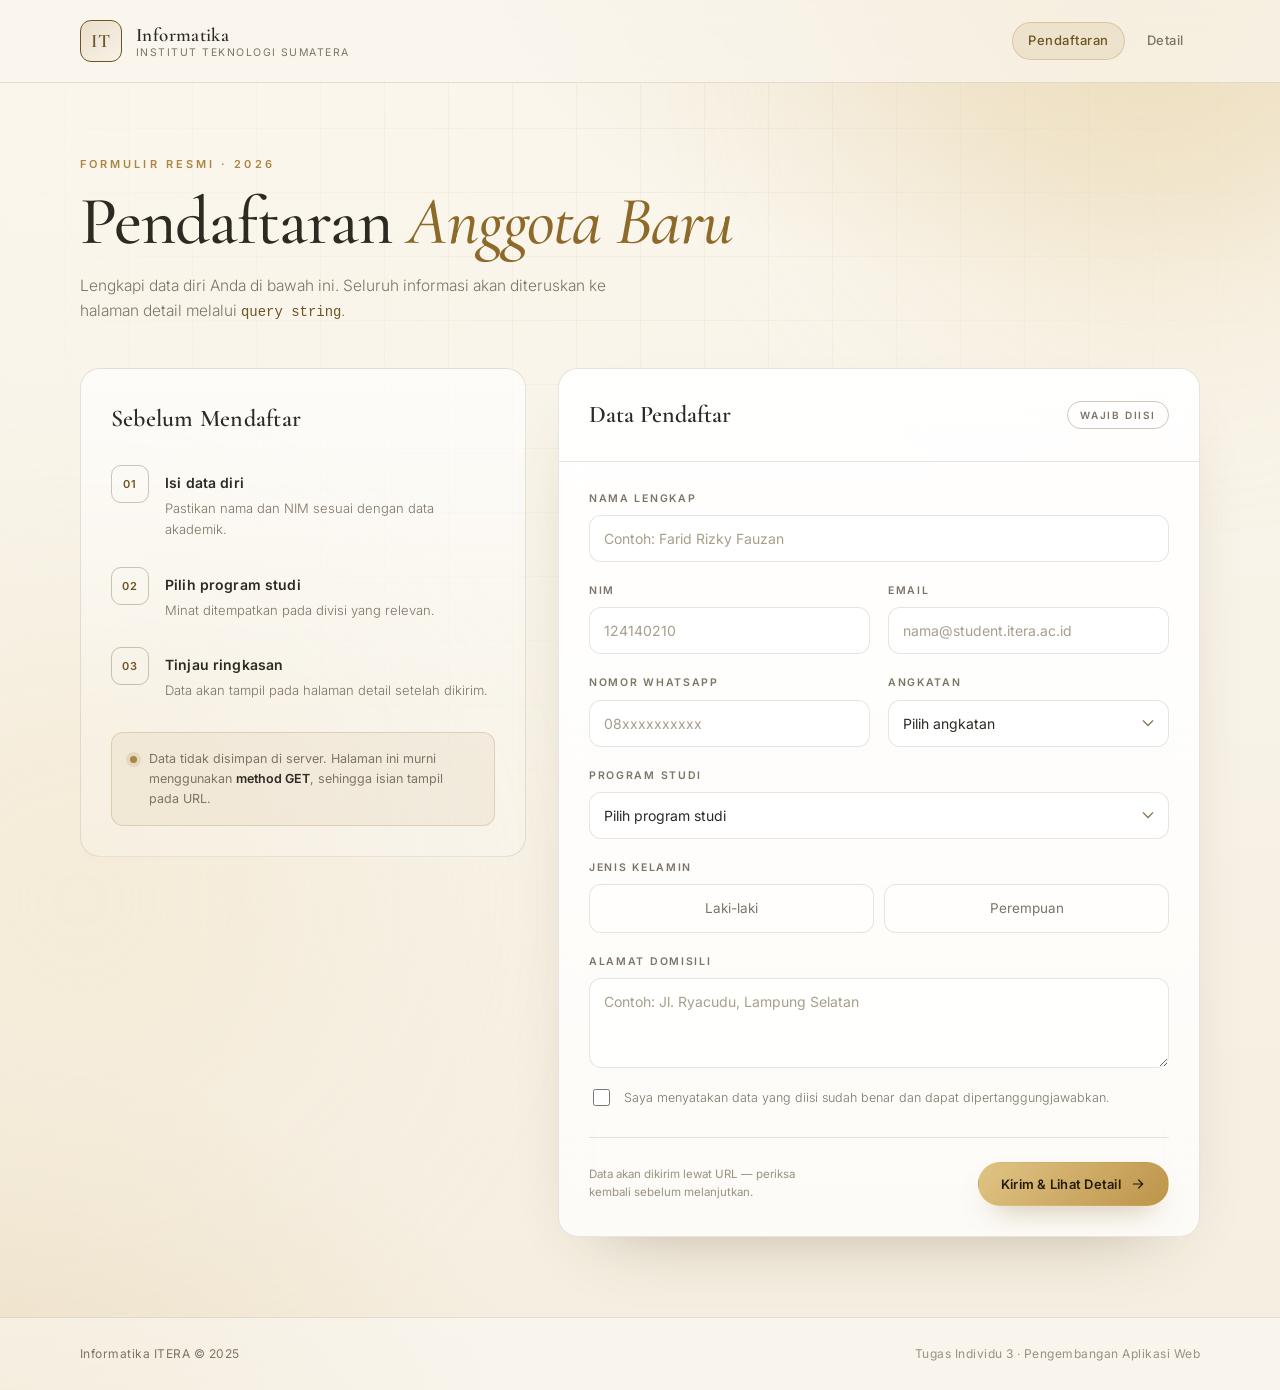
<file: task_3/index.html>
<!DOCTYPE html>
<html lang="id">
<head>
  <meta charset="UTF-8">
  <meta name="viewport" content="width=device-width, initial-scale=1.0">
  <meta name="description" content="Formulir pendaftaran anggota baru Program Studi Teknik Informatika ITERA.">
  <title>Pendaftaran Anggota — Informatika ITERA</title>
  <link rel="preconnect" href="https://fonts.googleapis.com">
  <link rel="preconnect" href="https://fonts.gstatic.com" crossorigin>
  <link href="https://fonts.googleapis.com/css2?family=Cormorant+Garamond:ital,wght@0,500;0,600;1,500&family=Inter:wght@300;400;500;600&display=swap" rel="stylesheet">
  <link rel="stylesheet" href="assets/style.css">
</head>
<body>
  <div class="glow glow--one" aria-hidden="true"></div>
  <div class="glow glow--two" aria-hidden="true"></div>

  <header class="site-header">
    <div class="container header-inner">
      <a class="brand" href="index.html">
        <span class="brand__mark">IT</span>
        <span class="brand__text">
          <strong>Informatika</strong>
          <small>Institut Teknologi Sumatera</small>
        </span>
      </a>
      <nav class="nav" aria-label="Navigasi utama">
        <a class="nav__link is-active" href="index.html">Pendaftaran</a>
        <a class="nav__link" href="detail.html">Detail</a>
      </nav>
    </div>
  </header>

  <main class="container">
    <section class="hero">
      <p class="eyebrow">Formulir Resmi &middot; 2026</p>
      <h1 class="display">Pendaftaran <em>Anggota Baru</em></h1>
      <p class="lede">
        Lengkapi data diri Anda di bawah ini. Seluruh informasi akan
        diteruskan ke halaman detail melalui <span class="mono">query string</span>.
      </p>
    </section>

    <div class="layout">
      <aside class="info-panel" aria-label="Informasi pendaftaran">
        <h2 class="info-panel__title">Sebelum Mendaftar</h2>
        <ol class="steps">
          <li class="step">
            <span class="step__num">01</span>
            <div>
              <h3>Isi data diri</h3>
              <p>Pastikan nama dan NIM sesuai dengan data akademik.</p>
            </div>
          </li>
          <li class="step">
            <span class="step__num">02</span>
            <div>
              <h3>Pilih program studi</h3>
              <p>Minat ditempatkan pada divisi yang relevan.</p>
            </div>
          </li>
          <li class="step">
            <span class="step__num">03</span>
            <div>
              <h3>Tinjau ringkasan</h3>
              <p>Data akan tampil pada halaman detail setelah dikirim.</p>
            </div>
          </li>
        </ol>
        <div class="note">
          <span class="note__dot" aria-hidden="true"></span>
          <p>Data tidak disimpan di server. Halaman ini murni menggunakan
          <strong>method GET</strong>, sehingga isian tampil pada URL.</p>
        </div>
      </aside>

      <section class="card" aria-labelledby="form-title">
        <div class="card__head">
          <h2 id="form-title">Data Pendaftar</h2>
          <span class="badge">Wajib diisi</span>
        </div>

        <form class="form" action="detail.html" method="get">
          <div class="form-grid">
            <div class="field field--full">
              <label for="nama">Nama Lengkap</label>
              <input type="text" id="nama" name="nama" placeholder="Contoh: Farid Rizky Fauzan" required minlength="3">
            </div>

            <div class="field">
              <label for="nim">NIM</label>
              <input type="text" id="nim" name="nim" placeholder="124140210" required
                     inputmode="numeric" pattern="[0-9]{9}" title="9 digit angka">
            </div>

            <div class="field">
              <label for="email">Email</label>
              <input type="email" id="email" name="email" placeholder="nama@student.itera.ac.id" required>
            </div>

            <div class="field">
              <label for="telepon">Nomor WhatsApp</label>
              <input type="tel" id="telepon" name="telepon" placeholder="08xxxxxxxxxx" required
                     pattern="[0-9+\s-]{10,15}" title="10–15 digit angka">
            </div>

            <div class="field">
              <label for="angkatan">Angkatan</label>
              <select id="angkatan" name="angkatan" required>
                <option value="" disabled selected>Pilih angkatan</option>
                <option value="2022">2022</option>
                <option value="2023">2023</option>
                <option value="2024">2024</option>
                <option value="2025">2025</option>
                <option value="2026">2026</option>
              </select>
            </div>

            <div class="field field--full">
              <label for="prodi">Program Studi</label>
              <select id="prodi" name="prodi" required>
                <option value="" disabled selected>Pilih program studi</option>
                <option value="Teknik Informatika">Teknik Informatika</option>
                <option value="Sistem Informasi">Sistem Informasi</option>
                <option value="Teknik Elektro">Teknik Elektro</option>
                <option value="Teknik Biomedis">Teknik Biomedis</option>
              </select>
            </div>

            <fieldset class="field field--full">
              <legend>Jenis Kelamin</legend>
              <div class="segmented">
                <label class="segmented__item">
                  <input type="radio" name="gender" value="Laki-laki" required>
                  <span>Laki-laki</span>
                </label>
                <label class="segmented__item">
                  <input type="radio" name="gender" value="Perempuan">
                  <span>Perempuan</span>
                </label>
              </div>
            </fieldset>

            <div class="field field--full">
              <label for="alamat">Alamat Domisili</label>
              <textarea id="alamat" name="alamat" rows="3"
                        placeholder="Contoh: Jl. Ryacudu, Lampung Selatan" required></textarea>
            </div>

            <div class="field field--full">
              <label class="check">
                <input type="checkbox" id="syarat" name="syarat" value="setuju" required>
                <span>Saya menyatakan data yang diisi sudah benar dan dapat dipertanggungjawabkan.</span>
              </label>
            </div>
          </div>

          <div class="form-actions">
            <p class="form-hint">Data akan dikirim lewat URL &mdash; periksa kembali sebelum melanjutkan.</p>
            <button class="btn btn--primary" type="submit">
              Kirim &amp; Lihat Detail
              <svg viewBox="0 0 24 24" aria-hidden="true"><path d="M5 12h14M13 6l6 6-6 6"/></svg>
            </button>
          </div>
        </form>
      </section>
    </div>
  </main>

  <footer class="site-footer">
    <div class="container footer-inner">
      <p>Informatika ITERA &copy; 2025</p>
      <p class="footer-meta">Tugas Individu 3 &middot; Pengembangan Aplikasi Web</p>
    </div>
  </footer>
</body>
</html>
</file>
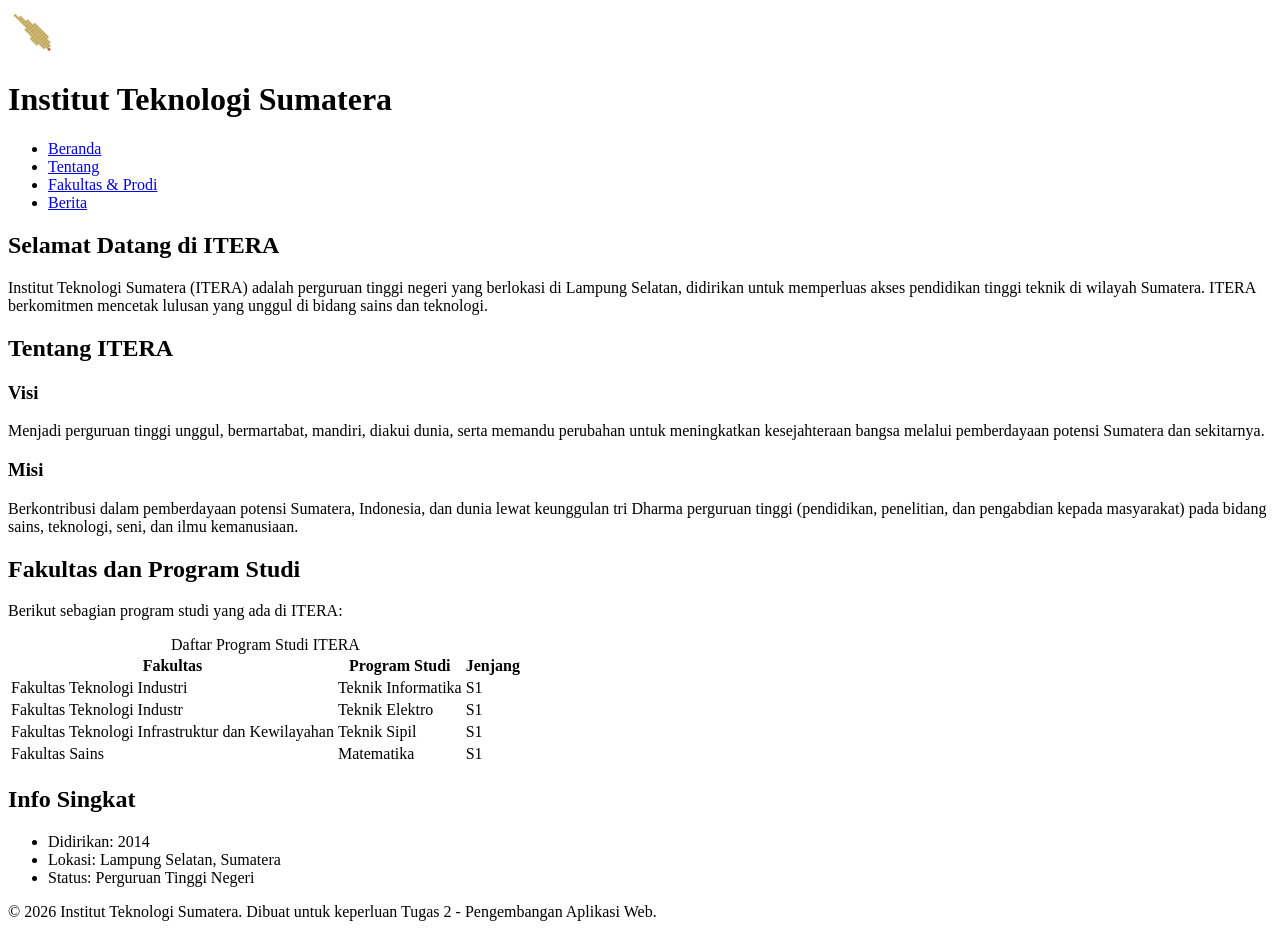
<file: tugas2/index.html>
<!DOCTYPE html>
<html lang="id">
<head>
  <meta charset="UTF-8">
  <meta name="viewport" content="width=device-width, initial-scale=1.0">
  <title>ITERA - Institut Teknologi Sumatera</title>
</head>
<body>

  <header>
    <div>
      <img src="images/logo.png" alt="Logo Institut Teknologi Sumatera" width="48" height="48">
      <h1>Institut Teknologi Sumatera</h1>
    </div>

    <nav>
      <ul>
        <li><a href="index.html">Beranda</a></li>
        <li><a href="index.html#tentang">Tentang</a></li>
        <li><a href="index.html#fakultas">Fakultas &amp; Prodi</a></li>
        <li><a href="berita.html">Berita</a></li>
      </ul>
    </nav>
  </header>

  <main>

    <section id="hero">
      <h2>Selamat Datang di ITERA</h2>
      <p>
        Institut Teknologi Sumatera (ITERA) adalah perguruan tinggi negeri yang berlokasi
        di Lampung Selatan, didirikan untuk memperluas akses pendidikan tinggi teknik
        di wilayah Sumatera. ITERA berkomitmen mencetak lulusan yang unggul di bidang
        sains dan teknologi.
      </p>
    </section>

    <section id="tentang">
      <h2>Tentang ITERA</h2>

      <article>
        <h3>Visi</h3>
        <p>
          Menjadi perguruan tinggi unggul, bermartabat, mandiri, diakui dunia, serta memandu perubahan untuk meningkatkan kesejahteraan bangsa melalui pemberdayaan potensi Sumatera dan sekitarnya.
        </p>
      </article>

      <article>
        <h3>Misi</h3>
        <p>
          Berkontribusi dalam pemberdayaan potensi Sumatera, Indonesia, dan dunia lewat keunggulan tri Dharma perguruan tinggi (pendidikan, penelitian, dan pengabdian kepada masyarakat) pada bidang sains, teknologi, seni, dan ilmu kemanusiaan.
        </p>
      </article>
    </section>

    <section id="fakultas">
      <h2>Fakultas dan Program Studi</h2>
      <p>Berikut sebagian program studi yang ada di ITERA:</p>

      <table>
        <caption>Daftar Program Studi ITERA</caption>
        <thead>
          <tr>
            <th scope="col">Fakultas</th>
            <th scope="col">Program Studi</th>
            <th scope="col">Jenjang</th>
          </tr>
        </thead>
        <tbody>
          <tr>
            <td>Fakultas Teknologi Industri</td>
            <td>Teknik Informatika</td>
            <td>S1</td>
          </tr>
          <tr>
            <td>Fakultas Teknologi Industr</td>
            <td>Teknik Elektro</td>
            <td>S1</td>
          </tr>
          <tr>
            <td>Fakultas Teknologi Infrastruktur dan Kewilayahan</td>
            <td>Teknik Sipil</td>
            <td>S1</td>
          </tr>
          <tr>
            <td>Fakultas Sains</td>
            <td>Matematika</td>
            <td>S1</td>
          </tr>
        </tbody>
      </table>
    </section>

    <aside>
      <h2>Info Singkat</h2>
      <ul>
        <li>Didirikan: 2014</li>
        <li>Lokasi: Lampung Selatan, Sumatera</li>
        <li>Status: Perguruan Tinggi Negeri</li>
      </ul>
    </aside>

  </main>

  <footer>
    <p>&copy; 2026 Institut Teknologi Sumatera. Dibuat untuk keperluan Tugas 2 - Pengembangan Aplikasi Web.</p>
  </footer>

</body>
</html>
</file>
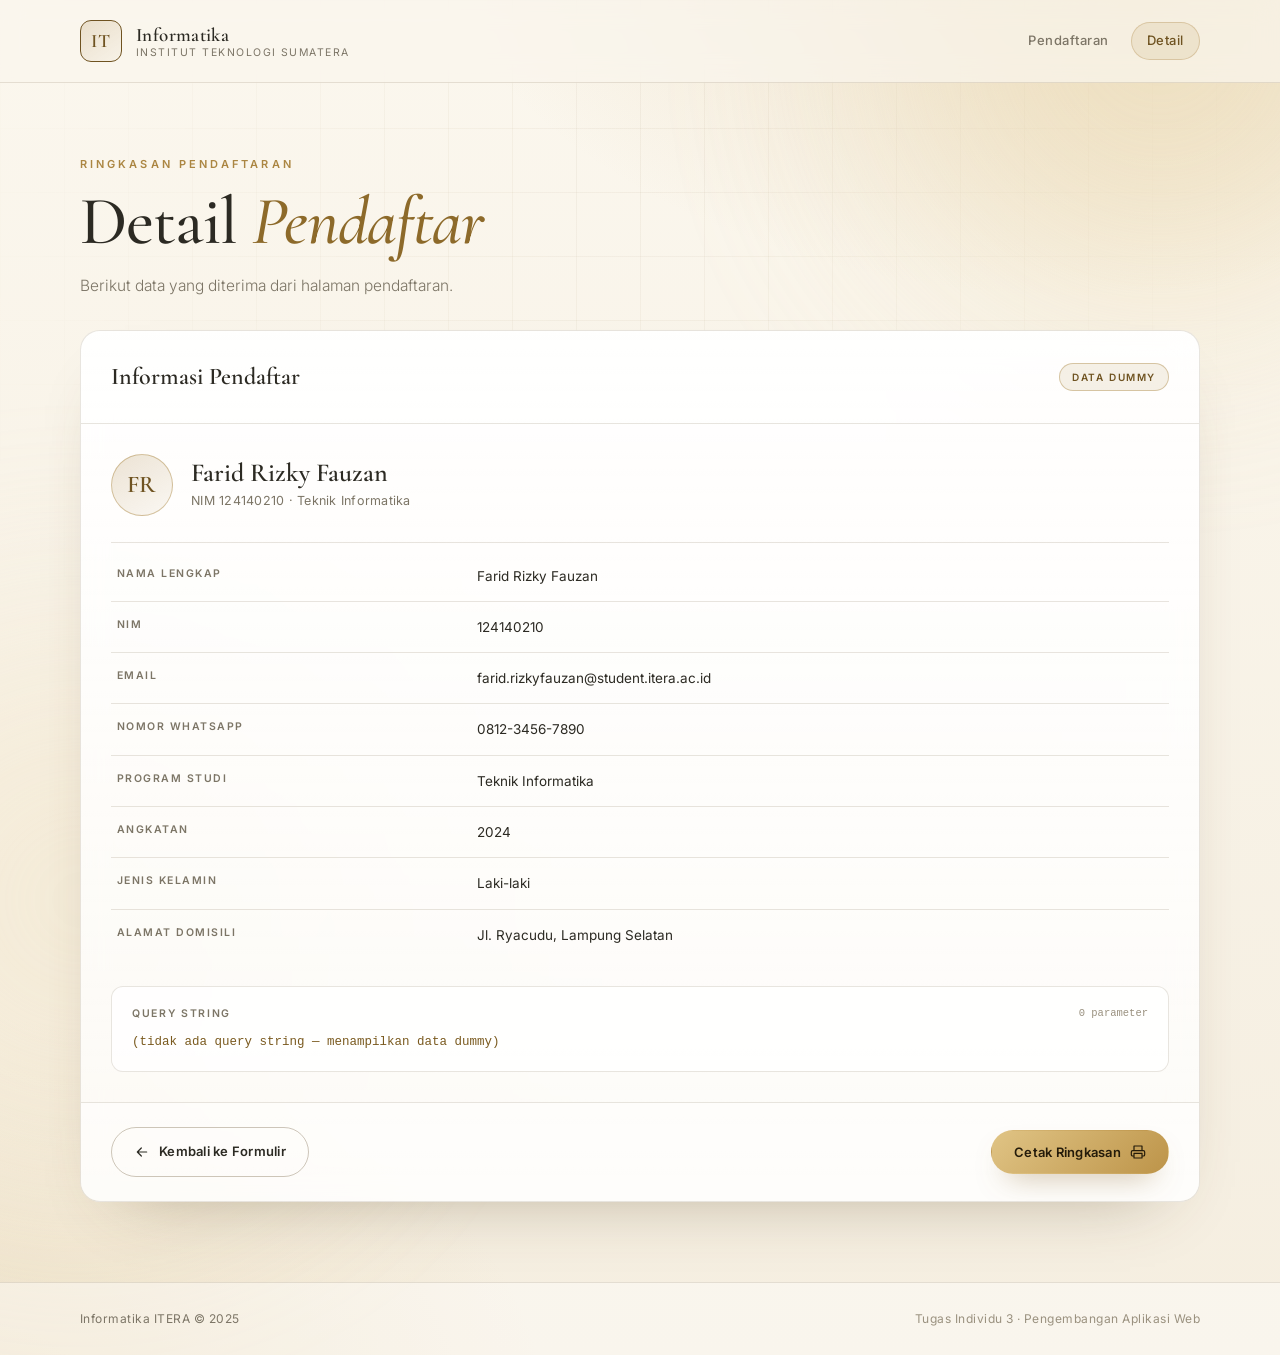
<file: task_3/detail.html>
<!DOCTYPE html>
<html lang="id">
<head>
  <meta charset="UTF-8">
  <meta name="viewport" content="width=device-width, initial-scale=1.0">
  <meta name="description" content="Ringkasan data pendaftaran anggota baru Informatika ITERA.">
  <title>Detail Pendaftaran — Informatika ITERA</title>
  <link rel="preconnect" href="https://fonts.googleapis.com">
  <link rel="preconnect" href="https://fonts.gstatic.com" crossorigin>
  <link href="https://fonts.googleapis.com/css2?family=Cormorant+Garamond:ital,wght@0,500;0,600;1,500&family=Inter:wght@300;400;500;600&display=swap" rel="stylesheet">
  <link rel="stylesheet" href="assets/style.css">
</head>
<body>
  <div class="glow glow--one" aria-hidden="true"></div>
  <div class="glow glow--two" aria-hidden="true"></div>

  <header class="site-header">
    <div class="container header-inner">
      <a class="brand" href="index.html">
        <span class="brand__mark">IT</span>
        <span class="brand__text">
          <strong>Informatika</strong>
          <small>Institut Teknologi Sumatera</small>
        </span>
      </a>
      <nav class="nav" aria-label="Navigasi utama">
        <a class="nav__link" href="index.html">Pendaftaran</a>
        <a class="nav__link is-active" href="detail.html">Detail</a>
      </nav>
    </div>
  </header>

  <main class="container">
    <section class="hero hero--compact">
      <p class="eyebrow">Ringkasan Pendaftaran</p>
      <h1 class="display">Detail <em>Pendaftar</em></h1>
      <p class="lede" id="greeting">Berikut data yang diterima dari halaman pendaftaran.</p>
    </section>

    <section class="card result-card" aria-labelledby="result-title">
      <div class="card__head">
        <h2 id="result-title">Informasi Pendaftar</h2>
        <span class="badge badge--ok" id="source-badge">Data dummy</span>
      </div>

      <div class="result-body">
        <div class="avatar-row">
          <span class="avatar" id="avatar">FR</span>
          <div>
            <p class="avatar-row__name" id="nama-value">Farid Rizky Fauzan</p>
            <p class="avatar-row__meta" id="meta-value">NIM 124140210 &middot; Teknik Informatika</p>
          </div>
        </div>

        <div class="table-wrap">
          <table class="data-table">
            <caption class="sr-only">Tabel data pendaftar</caption>
            <tbody>
              <tr>
                <th scope="row">Nama Lengkap</th>
                <td id="t-nama">Farid Rizky Fauzan</td>
              </tr>
              <tr>
                <th scope="row">NIM</th>
                <td id="t-nim">124140210</td>
              </tr>
              <tr>
                <th scope="row">Email</th>
                <td id="t-email">farid.rizkyfauzan@student.itera.ac.id</td>
              </tr>
              <tr>
                <th scope="row">Nomor WhatsApp</th>
                <td id="t-telepon">0812-3456-7890</td>
              </tr>
              <tr>
                <th scope="row">Program Studi</th>
                <td id="t-prodi">Teknik Informatika</td>
              </tr>
              <tr>
                <th scope="row">Angkatan</th>
                <td id="t-angkatan">2024</td>
              </tr>
              <tr>
                <th scope="row">Jenis Kelamin</th>
                <td id="t-gender">Laki-laki</td>
              </tr>
              <tr>
                <th scope="row">Alamat Domisili</th>
                <td id="t-alamat">Jl. Ryacudu, Lampung Selatan</td>
              </tr>
            </tbody>
          </table>
        </div>

        <div class="query-block">
          <div class="query-block__head">
            <h3>Query String</h3>
            <span class="mono" id="query-length">0 parameter</span>
          </div>
          <code class="query" id="query-value">?nama=...&amp;nim=...</code>
        </div>
      </div>

      <div class="result-actions">
        <a class="btn btn--ghost" href="index.html">
          <svg viewBox="0 0 24 24" aria-hidden="true"><path d="M19 12H5M11 6l-6 6 6 6"/></svg>
          Kembali ke Formulir
        </a>
        <button class="btn btn--primary" type="button" id="print-btn">
          Cetak Ringkasan
          <svg viewBox="0 0 24 24" aria-hidden="true"><path d="M6 9V3h12v6M6 18H4a2 2 0 0 1-2-2v-4a2 2 0 0 1 2-2h16a2 2 0 0 1 2 2v4a2 2 0 0 1-2 2h-2M6 14h12v7H6z"/></svg>
        </button>
      </div>
    </section>
  </main>

  <footer class="site-footer">
    <div class="container footer-inner">
      <p>Informatika ITERA &copy; 2025</p>
      <p class="footer-meta">Tugas Individu 3 &middot; Pengembangan Aplikasi Web</p>
    </div>
  </footer>

  <script>
    const dummy = {
      nama: "Farid Rizky Fauzan",
      nim: "124140210",
      email: "farid.rizkyfauzan@student.itera.ac.id",
      telepon: "0812-3456-7890",
      prodi: "Teknik Informatika",
      angkatan: "2024",
      gender: "Laki-laki",
      alamat: "Jl. Ryacudu, Lampung Selatan"
    };

    const params = new URLSearchParams(window.location.search);
    const read = (key) => (params.get(key) || "").trim();
    const hasQuery = Array.from(params.keys()).length > 0;
    const value = (key) => read(key) || dummy[key];

    const data = {};
    Object.keys(dummy).forEach((key) => {
      data[key] = value(key);
      const cell = document.getElementById("t-" + key);
      if (cell) cell.textContent = data[key];
    });

    const initials = data.nama
      .split(/\s+/)
      .filter(Boolean)
      .slice(0, 2)
      .map((word) => word[0].toUpperCase())
      .join("");

    document.getElementById("nama-value").textContent = data.nama;
    document.getElementById("meta-value").textContent =
      "NIM " + data.nim + " \u00b7 " + data.prodi;
    document.getElementById("avatar").textContent = initials || "FR";

    const badge = document.getElementById("source-badge");
    if (hasQuery) {
      badge.textContent = "Dari query string";
      document.getElementById("greeting").textContent =
        "Terima kasih, " + data.nama + ". Berikut ringkasan data pendaftaran Anda.";
    } else {
      badge.textContent = "Data dummy";
    }

    document.getElementById("query-value").textContent = hasQuery
      ? window.location.search
      : "(tidak ada query string \u2014 menampilkan data dummy)";

    const count = Array.from(params.keys()).length;
    document.getElementById("query-length").textContent =
      count + " parameter";

    document.getElementById("print-btn").addEventListener("click", () => {
      window.print();
    });
  </script>
</body>
</html>
</file>
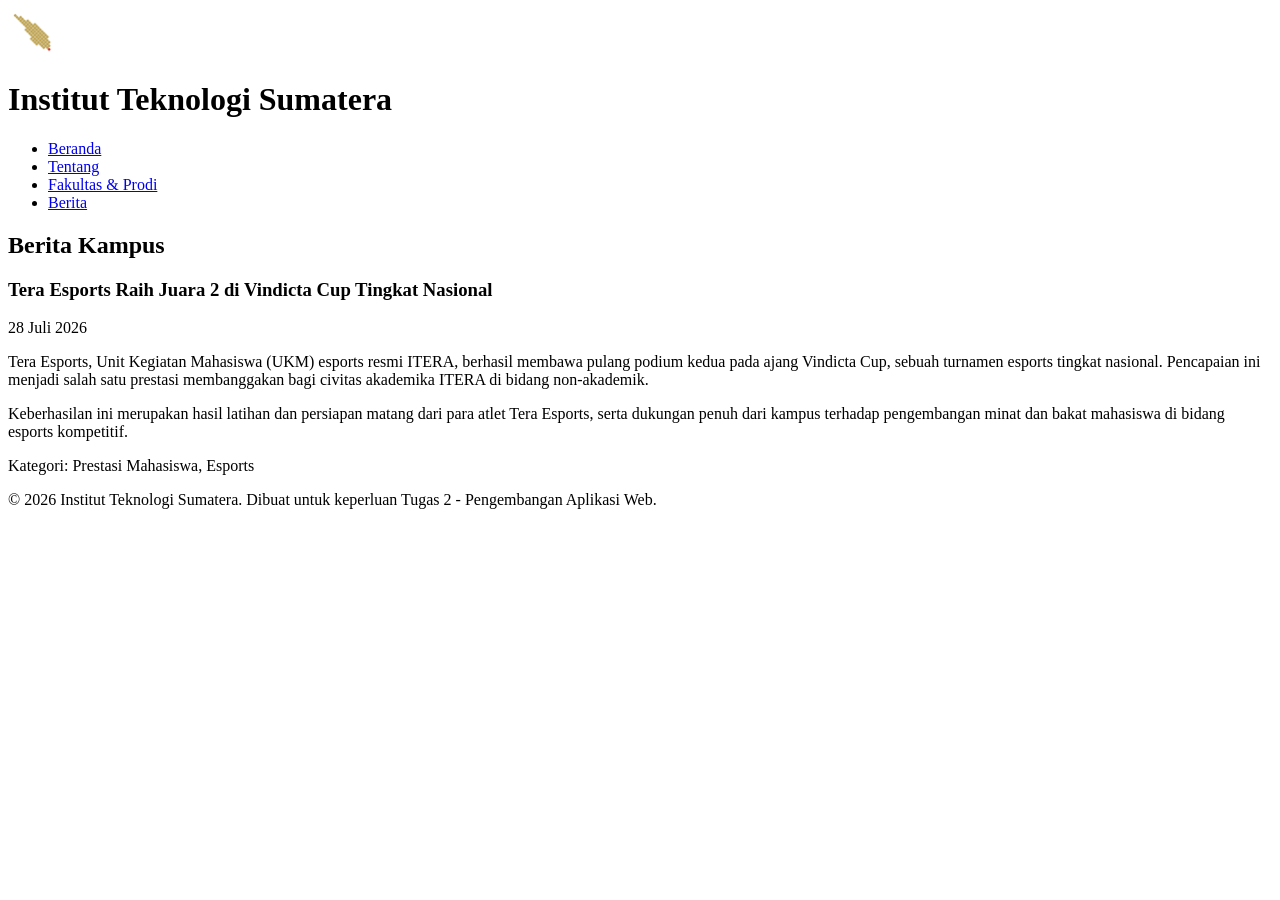
<file: tugas2/berita.html>
<!DOCTYPE html>
<html lang="id">
<head>
  <meta charset="UTF-8">
  <meta name="viewport" content="width=device-width, initial-scale=1.0">
  <title>Berita - ITERA</title>
</head>
<body>

  <header>
    <div>
      <img src="images/logo.png" alt="Logo Institut Teknologi Sumatera" width="48" height="48">
      <h1>Institut Teknologi Sumatera</h1>
    </div>

    <nav>
      <ul>
        <li><a href="index.html">Beranda</a></li>
        <li><a href="index.html#tentang">Tentang</a></li>
        <li><a href="index.html#fakultas">Fakultas &amp; Prodi</a></li>
        <li><a href="berita.html">Berita</a></li>
      </ul>
    </nav>
  </header>

  <main>
    <h2>Berita Kampus</h2>

    <article>
      <header>
        <h3>Tera Esports Raih Juara 2 di Vindicta Cup Tingkat Nasional</h3>
        <p><time datetime="2026-09-05">28 Juli 2026</time></p>
      </header>

      <div>
        <p>
          Tera Esports, Unit Kegiatan Mahasiswa (UKM) esports resmi ITERA, berhasil
          membawa pulang podium kedua pada ajang Vindicta Cup, sebuah turnamen esports
          tingkat nasional. Pencapaian ini menjadi salah satu prestasi membanggakan bagi
          civitas akademika ITERA di bidang non-akademik.
        </p>
        <p>
          Keberhasilan ini merupakan hasil latihan dan persiapan matang dari para atlet
          Tera Esports, serta dukungan penuh dari kampus terhadap pengembangan minat dan
          bakat mahasiswa di bidang esports kompetitif.
        </p>
      </div>

      <footer>
        <p>Kategori: Prestasi Mahasiswa, Esports</p>
      </footer>
    </article>
  </main>

  <footer>
    <p>&copy; 2026 Institut Teknologi Sumatera. Dibuat untuk keperluan Tugas 2 - Pengembangan Aplikasi Web.</p>
  </footer>

</body>
</html>
</file>
<file: task_3/assets/style.css>
:root {
  --ink: #f8f3e9;
  --ink-soft: #fffdf8;
  --surface: rgba(255, 255, 255, 0.66);
  --surface-strong: rgba(255, 255, 255, 0.9);
  --border: rgba(93, 72, 35, 0.14);
  --border-strong: rgba(93, 72, 35, 0.3);
  --text: #2c2a23;
  --muted: #7c7566;
  --gold: #ab8642;
  --gold-soft: #8d6a2a;
  --gold-deep: #6f5321;
  --radius: 20px;
  --radius-sm: 12px;
  --shadow: 0 30px 70px -45px rgba(83, 62, 28, 0.45);
  --font-display: "Cormorant Garamond", Georgia, serif;
  --font-body: "Inter", "Segoe UI", system-ui, sans-serif;
}

*,
*::before,
*::after {
  box-sizing: border-box;
}

html {
  scroll-behavior: smooth;
}

body {
  margin: 0;
  min-height: 100vh;
  background:
    radial-gradient(1100px 700px at 85% -10%, rgba(201, 166, 104, 0.3), transparent 62%),
    radial-gradient(900px 600px at -5% 105%, rgba(224, 200, 152, 0.4), transparent 68%),
    linear-gradient(180deg, #fbf7ee, #f5eee0);
  color: var(--text);
  font-family: var(--font-body);
  font-size: 15px;
  line-height: 1.65;
  -webkit-font-smoothing: antialiased;
  overflow-x: hidden;
}

body::before {
  content: "";
  position: fixed;
  inset: 0;
  background-image:
    linear-gradient(rgba(120, 95, 45, 0.06) 1px, transparent 1px),
    linear-gradient(90deg, rgba(120, 95, 45, 0.06) 1px, transparent 1px);
  background-size: 64px 64px;
  mask-image: radial-gradient(circle at 50% 20%, black, transparent 75%);
  pointer-events: none;
  z-index: 0;
}

.glow {
  position: fixed;
  width: 520px;
  height: 520px;
  border-radius: 50%;
  filter: blur(120px);
  opacity: 0.45;
  pointer-events: none;
  z-index: 0;
}

.glow--one {
  top: -220px;
  right: -140px;
  background: #e8d3a4;
}

.glow--two {
  bottom: -260px;
  left: -180px;
  background: #f2e5c9;
}

.container {
  position: relative;
  z-index: 1;
  width: min(1120px, calc(100% - 48px));
  margin-inline: auto;
}

/* ---------- Header ---------- */

.site-header {
  position: relative;
  z-index: 2;
  border-bottom: 1px solid var(--border);
  background: rgba(250, 246, 237, 0.72);
  backdrop-filter: blur(12px);
}

.header-inner {
  display: flex;
  align-items: center;
  justify-content: space-between;
  gap: 24px;
  padding: 20px 0;
}

.brand {
  display: inline-flex;
  align-items: center;
  gap: 14px;
  color: inherit;
  text-decoration: none;
}

.brand__mark {
  display: grid;
  place-items: center;
  width: 42px;
  height: 42px;
  border: 1px solid var(--gold-deep);
  border-radius: 11px;
  background: linear-gradient(145deg, rgba(169, 131, 63, 0.2), rgba(169, 131, 63, 0.03));
  color: var(--gold-deep);
  font-family: var(--font-display);
  font-size: 19px;
  font-weight: 600;
  letter-spacing: 0.04em;
}

.brand__text {
  display: flex;
  flex-direction: column;
  line-height: 1.25;
}

.brand__text strong {
  font-family: var(--font-display);
  font-size: 19px;
  font-weight: 600;
  letter-spacing: 0.02em;
}

.brand__text small {
  color: var(--muted);
  font-size: 10.5px;
  letter-spacing: 0.14em;
  text-transform: uppercase;
}

.nav {
  display: flex;
  gap: 6px;
}

.nav__link {
  position: relative;
  padding: 8px 16px;
  border-radius: 999px;
  color: var(--muted);
  font-size: 13px;
  font-weight: 500;
  letter-spacing: 0.04em;
  text-decoration: none;
  transition: color 0.2s ease, background 0.2s ease;
}

.nav__link:hover {
  color: var(--text);
  background: rgba(169, 131, 63, 0.08);
}

.nav__link.is-active {
  color: var(--gold-deep);
  background: rgba(169, 131, 63, 0.12);
  box-shadow: inset 0 0 0 1px rgba(169, 131, 63, 0.3);
}

/* ---------- Hero ---------- */

.hero {
  padding: 72px 0 44px;
  max-width: 720px;
}

.hero--compact {
  padding-bottom: 32px;
}

.eyebrow {
  margin: 0 0 14px;
  color: var(--gold);
  font-size: 11px;
  font-weight: 600;
  letter-spacing: 0.28em;
  text-transform: uppercase;
}

.display {
  margin: 0 0 16px;
  font-family: var(--font-display);
  font-size: clamp(42px, 6vw, 68px);
  font-weight: 500;
  line-height: 1.02;
  letter-spacing: -0.015em;
}

.display em {
  color: var(--gold-soft);
  font-style: italic;
  font-weight: 500;
}

.lede {
  margin: 0;
  max-width: 56ch;
  color: var(--muted);
  font-size: 15.5px;
  font-weight: 300;
}

.mono {
  font-family: "SFMono-Regular", Consolas, "Liberation Mono", monospace;
  font-size: 0.9em;
  color: var(--gold-deep);
}

/* ---------- Layout ---------- */

.layout {
  display: grid;
  grid-template-columns: 0.82fr 1.18fr;
  gap: 32px;
  align-items: start;
  padding-bottom: 80px;
}

/* ---------- Info panel ---------- */

.info-panel {
  position: sticky;
  top: 28px;
  padding: 30px;
  border: 1px solid var(--border);
  border-radius: var(--radius);
  background: linear-gradient(180deg, rgba(255, 255, 255, 0.7), rgba(255, 255, 255, 0.22) 70%);
}

.info-panel__title {
  margin: 0 0 26px;
  font-family: var(--font-display);
  font-size: 24px;
  font-weight: 600;
  letter-spacing: 0.01em;
}

.steps {
  display: grid;
  gap: 26px;
  margin: 0;
  padding: 0;
  list-style: none;
}

.step {
  display: grid;
  grid-template-columns: auto 1fr;
  gap: 16px;
}

.step__num {
  display: grid;
  place-items: center;
  width: 38px;
  height: 38px;
  border: 1px solid var(--border-strong);
  border-radius: 10px;
  color: var(--gold-deep);
  font-size: 11px;
  font-weight: 600;
  letter-spacing: 0.08em;
}

.step h3 {
  margin: 6px 0 4px;
  font-size: 14px;
  font-weight: 600;
  letter-spacing: 0.01em;
}

.step p {
  margin: 0;
  color: var(--muted);
  font-size: 13px;
  font-weight: 300;
}

.note {
  display: flex;
  gap: 12px;
  margin-top: 30px;
  padding: 16px 18px;
  border: 1px solid rgba(169, 131, 63, 0.26);
  border-radius: var(--radius-sm);
  background: rgba(169, 131, 63, 0.08);
}

.note__dot {
  flex: 0 0 auto;
  width: 7px;
  height: 7px;
  margin-top: 7px;
  border-radius: 50%;
  background: var(--gold);
  box-shadow: 0 0 0 4px rgba(169, 131, 63, 0.16);
}

.note p {
  margin: 0;
  color: var(--muted);
  font-size: 12.5px;
  line-height: 1.6;
}

.note strong {
  color: var(--text);
  font-weight: 600;
}

/* ---------- Card ---------- */

.card {
  border: 1px solid var(--border);
  border-radius: var(--radius);
  background:
    linear-gradient(180deg, rgba(255, 255, 255, 0.94), rgba(255, 255, 255, 0.74));
  box-shadow: var(--shadow);
  backdrop-filter: blur(14px);
  overflow: hidden;
  animation: rise 0.6s cubic-bezier(0.2, 0.7, 0.2, 1) both;
}

.card__head {
  display: flex;
  align-items: center;
  justify-content: space-between;
  gap: 16px;
  padding: 26px 30px;
  border-bottom: 1px solid var(--border);
}

.card__head h2 {
  margin: 0;
  font-family: var(--font-display);
  font-size: 24px;
  font-weight: 600;
}

.badge {
  padding: 5px 12px;
  border: 1px solid var(--border-strong);
  border-radius: 999px;
  color: var(--muted);
  font-size: 10px;
  font-weight: 600;
  letter-spacing: 0.16em;
  text-transform: uppercase;
  white-space: nowrap;
}

.badge--ok {
  border-color: rgba(169, 131, 63, 0.4);
  color: var(--gold-deep);
  background: rgba(169, 131, 63, 0.12);
}

/* ---------- Form ---------- */

.form {
  padding: 28px 30px 30px;
}

.form-grid {
  display: grid;
  grid-template-columns: 1fr 1fr;
  gap: 20px 18px;
}

.field {
  display: flex;
  flex-direction: column;
  gap: 8px;
  min-width: 0;
}

.field--full {
  grid-column: 1 / -1;
}

fieldset.field {
  margin: 0;
  padding: 0;
  border: 0;
}

.field > label:not(.check),
.field > legend {
  color: var(--muted);
  font-size: 10.5px;
  font-weight: 600;
  letter-spacing: 0.16em;
  text-transform: uppercase;
}

.field legend {
  padding: 0;
  margin-bottom: 8px;
}

.field input,
.field select,
.field textarea {
  width: 100%;
  padding: 12px 14px;
  border: 1px solid var(--border);
  border-radius: var(--radius-sm);
  background: rgba(255, 255, 255, 0.82);
  color: var(--text);
  font-family: inherit;
  font-size: 14px;
  line-height: 1.5;
  transition: border-color 0.18s ease, box-shadow 0.18s ease, background 0.18s ease;
}

.field textarea {
  resize: vertical;
  min-height: 90px;
}

.field input::placeholder,
.field textarea::placeholder {
  color: #a89e8b;
}

.field input:hover,
.field select:hover,
.field textarea:hover {
  border-color: var(--border-strong);
}

.field input:focus,
.field select:focus,
.field textarea:focus {
  outline: none;
  border-color: var(--gold);
  background: #ffffff;
  box-shadow: 0 0 0 3px rgba(169, 131, 63, 0.18);
}

.field select {
  appearance: none;
  background-image: url("data:image/svg+xml;charset=utf-8,%3Csvg xmlns='http://www.w3.org/2000/svg' width='12' height='8' viewBox='0 0 12 8'%3E%3Cpath fill='none' stroke='%238a7a5c' stroke-width='1.4' d='M1 1.5 6 6.5l5-5'/%3E%3C/svg%3E");
  background-repeat: no-repeat;
  background-position: right 14px center;
  padding-right: 38px;
}

.field select option {
  background: var(--ink-soft);
  color: var(--text);
}

/* radio segmented */

.segmented {
  display: grid;
  grid-template-columns: 1fr 1fr;
  gap: 10px;
}

.segmented__item {
  position: relative;
  display: flex;
  align-items: center;
  justify-content: center;
  padding: 12px 14px;
  border: 1px solid var(--border);
  border-radius: var(--radius-sm);
  background: rgba(255, 255, 255, 0.6);
  color: var(--muted);
  font-size: 13.5px;
  font-weight: 400;
  letter-spacing: normal;
  text-transform: none;
  cursor: pointer;
  transition: border-color 0.18s ease, color 0.18s ease, background 0.18s ease;
}

.segmented__item input {
  position: absolute;
  width: 1px;
  height: 1px;
  opacity: 0;
  pointer-events: none;
}

.segmented__item:hover {
  border-color: var(--border-strong);
  color: var(--text);
}

.segmented__item:has(input:checked) {
  border-color: var(--gold);
  color: var(--gold-deep);
  background: rgba(169, 131, 63, 0.12);
}

.segmented__item:has(input:focus-visible) {
  box-shadow: 0 0 0 3px rgba(169, 131, 63, 0.2);
}

/* checkbox */

.check {
  display: flex;
  align-items: flex-start;
  gap: 11px;
  color: var(--muted);
  font-size: 12.5px;
  font-weight: 300;
  letter-spacing: normal;
  line-height: 1.55;
  text-transform: none;
  cursor: pointer;
}

.check input {
  flex: 0 0 auto;
  width: 17px;
  height: 17px;
  margin-top: 1px;
  accent-color: var(--gold);
  cursor: pointer;
}

/* actions */

.form-actions {
  display: flex;
  align-items: center;
  justify-content: space-between;
  gap: 20px;
  margin-top: 28px;
  padding-top: 24px;
  border-top: 1px solid var(--border);
}

.form-hint {
  margin: 0;
  max-width: 34ch;
  color: #9a917f;
  font-size: 11.5px;
  line-height: 1.55;
}

.btn {
  display: inline-flex;
  align-items: center;
  gap: 9px;
  padding: 13px 22px;
  border: 1px solid transparent;
  border-radius: 999px;
  font-family: inherit;
  font-size: 13px;
  font-weight: 600;
  letter-spacing: 0.02em;
  text-decoration: none;
  cursor: pointer;
  transition: transform 0.18s ease, box-shadow 0.18s ease, background 0.18s ease, border-color 0.18s ease;
}

.btn svg {
  width: 16px;
  height: 16px;
  fill: none;
  stroke: currentColor;
  stroke-width: 1.8;
  stroke-linecap: round;
  stroke-linejoin: round;
}

.btn--primary {
  background: linear-gradient(135deg, #e0c485, #bd9449);
  color: #241b0a;
  box-shadow: 0 14px 30px -16px rgba(140, 105, 45, 0.75);
}

.btn--primary:hover {
  transform: translateY(-1px);
  box-shadow: 0 18px 36px -14px rgba(140, 105, 45, 0.85);
}

.btn--ghost {
  border-color: var(--border-strong);
  background: transparent;
  color: var(--text);
}

.btn--ghost:hover {
  border-color: var(--gold);
  color: var(--gold-deep);
  background: rgba(169, 131, 63, 0.07);
}

/* ---------- Detail / result ---------- */

.result-card {
  margin-bottom: 80px;
}

.result-body {
  padding: 30px;
}

.avatar-row {
  display: flex;
  align-items: center;
  gap: 18px;
  padding-bottom: 26px;
  border-bottom: 1px solid var(--border);
}

.avatar {
  display: grid;
  place-items: center;
  width: 62px;
  height: 62px;
  border: 1px solid rgba(169, 131, 63, 0.45);
  border-radius: 50%;
  background: linear-gradient(150deg, rgba(169, 131, 63, 0.22), rgba(169, 131, 63, 0.05));
  color: var(--gold-deep);
  font-family: var(--font-display);
  font-size: 24px;
  font-weight: 600;
  letter-spacing: 0.03em;
}

.avatar-row__name {
  margin: 0 0 3px;
  font-family: var(--font-display);
  font-size: 26px;
  font-weight: 600;
  line-height: 1.2;
}

.avatar-row__meta {
  margin: 0;
  color: var(--muted);
  font-size: 12.5px;
  letter-spacing: 0.02em;
}

.table-wrap {
  margin-top: 8px;
  overflow-x: auto;
}

.data-table {
  width: 100%;
  border-collapse: collapse;
  font-size: 13.5px;
}

.data-table th,
.data-table td {
  padding: 14px 6px;
  border-bottom: 1px solid var(--border);
  text-align: left;
  vertical-align: top;
}

.data-table th {
  width: 34%;
  color: var(--muted);
  font-size: 10.5px;
  font-weight: 600;
  letter-spacing: 0.14em;
  text-transform: uppercase;
}

.data-table td {
  color: var(--text);
  font-weight: 400;
  word-break: break-word;
}

.data-table tbody tr:last-child th,
.data-table tbody tr:last-child td {
  border-bottom: none;
}

.data-table tbody tr {
  transition: background 0.18s ease;
}

.data-table tbody tr:hover {
  background: rgba(169, 131, 63, 0.05);
}

.query-block {
  margin-top: 26px;
  padding: 18px 20px;
  border: 1px solid var(--border);
  border-radius: var(--radius-sm);
  background: rgba(255, 255, 255, 0.78);
}

.query-block__head {
  display: flex;
  align-items: center;
  justify-content: space-between;
  gap: 16px;
  margin-bottom: 10px;
}

.query-block__head h3 {
  margin: 0;
  color: var(--muted);
  font-size: 10.5px;
  font-weight: 600;
  letter-spacing: 0.16em;
  text-transform: uppercase;
}

.query-block__head .mono {
  color: #9a917f;
  font-size: 10.5px;
}

.query {
  display: block;
  color: #7a5a1f;
  font-family: "SFMono-Regular", Consolas, "Liberation Mono", monospace;
  font-size: 12.5px;
  line-height: 1.7;
  word-break: break-all;
  white-space: pre-wrap;
}

.result-actions {
  display: flex;
  align-items: center;
  justify-content: space-between;
  gap: 16px;
  padding: 24px 30px;
  border-top: 1px solid var(--border);
  background: rgba(255, 255, 255, 0.4);
}

/* ---------- Footer ---------- */

.site-footer {
  position: relative;
  z-index: 1;
  border-top: 1px solid var(--border);
  background: rgba(255, 255, 255, 0.42);
}

.footer-inner {
  display: flex;
  align-items: center;
  justify-content: space-between;
  gap: 20px;
  flex-wrap: wrap;
  padding: 26px 0;
}

.footer-inner p {
  margin: 0;
  color: var(--muted);
  font-size: 12px;
  letter-spacing: 0.04em;
}

.footer-meta {
  color: #9a917f !important;
}

/* ---------- Utilities ---------- */

.sr-only {
  position: absolute;
  width: 1px;
  height: 1px;
  padding: 0;
  margin: -1px;
  overflow: hidden;
  clip: rect(0, 0, 0, 0);
  white-space: nowrap;
  border: 0;
}

@keyframes rise {
  from {
    opacity: 0;
    transform: translateY(18px);
  }
  to {
    opacity: 1;
    transform: translateY(0);
  }
}

/* ---------- Responsive ---------- */

@media (max-width: 900px) {
  .layout {
    grid-template-columns: 1fr;
  }

  .info-panel {
    position: static;
  }
}

@media (max-width: 620px) {
  .container {
    width: min(1120px, calc(100% - 32px));
  }

  .hero {
    padding-top: 48px;
  }

  .form-grid,
  .segmented {
    grid-template-columns: 1fr;
  }

  .card__head,
  .form,
  .result-body {
    padding-inline: 20px;
  }

  .form-actions,
  .result-actions,
  .footer-inner {
    flex-direction: column;
    align-items: stretch;
  }

  .btn {
    justify-content: center;
  }

  .data-table th {
    width: 42%;
  }
}

@media (prefers-reduced-motion: reduce) {
  *,
  *::before,
  *::after {
    animation-duration: 0.01ms !important;
    animation-iteration-count: 1 !important;
    transition-duration: 0.01ms !important;
    scroll-behavior: auto !important;
  }
}

/* ---------- Print ---------- */

@media print {
  body {
    background: #ffffff;
    color: #111111;
  }

  body::before,
  .glow,
  .site-header,
  .hero .eyebrow,
  .result-actions,
  .site-footer {
    display: none;
  }

  .card {
    border: 1px solid #cccccc;
    box-shadow: none;
    background: #ffffff;
  }

  .card__head,
  .result-body {
    padding: 16px 0;
  }

  .card__head h2,
  .display,
  .avatar-row__name {
    color: #111111;
  }

  .display {
    font-size: 32px;
    margin-bottom: 20px;
  }

  .avatar-row__meta,
  .data-table th,
  .query-block__head h3,
  .query-block__head .mono {
    color: #555555;
  }

  .data-table td {
    color: #111111;
  }

  .data-table th,
  .data-table td {
    border-bottom: 1px solid #dddddd;
  }

  .badge {
    border-color: #999999;
    color: #333333;
    background: none;
  }

  .query-block {
    background: #f6f6f6;
    border-color: #dddddd;
  }

  .query {
    color: #333333;
  }
}
</file>
